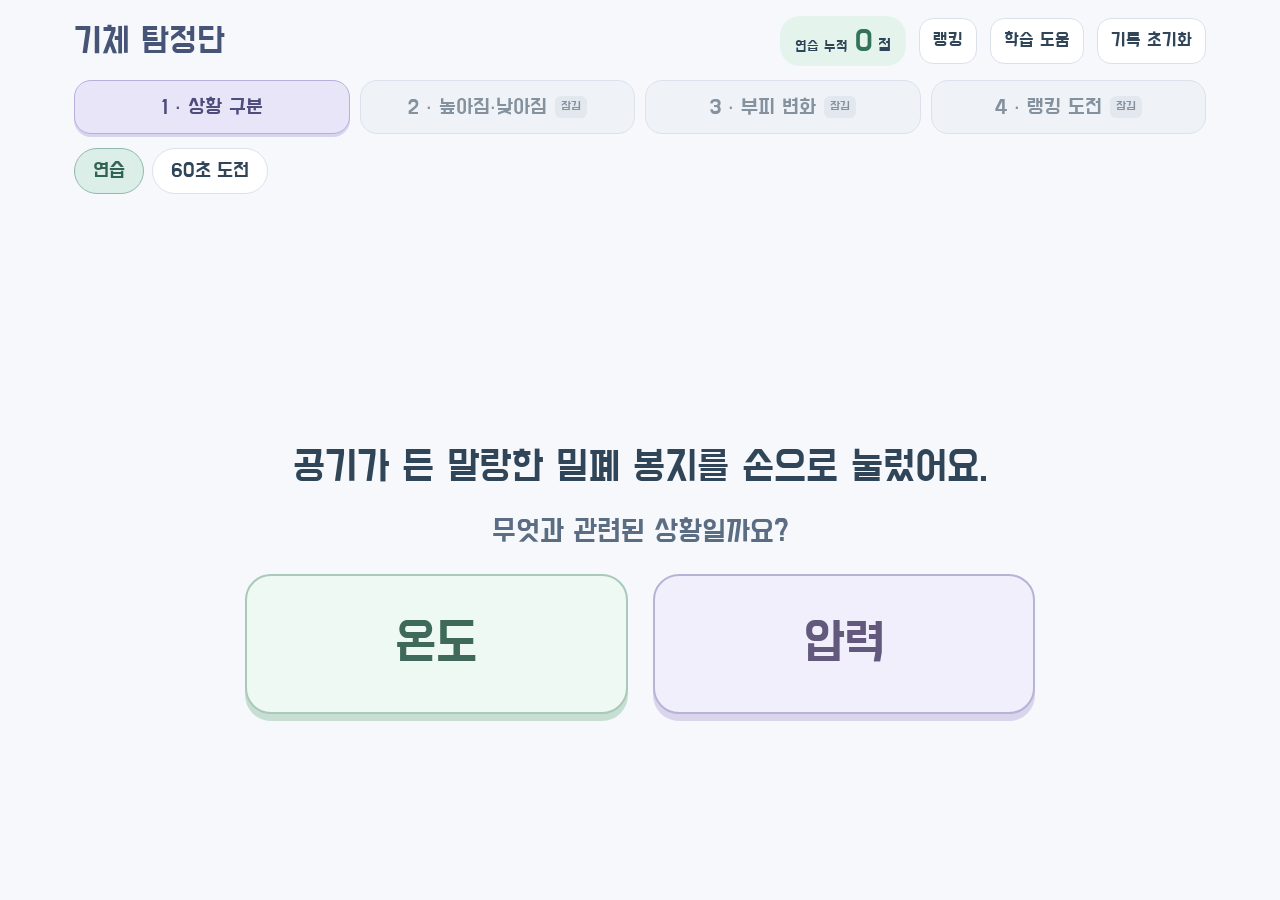
<file: index.html>
<!doctype html>
<html lang="ko"><head><meta charset="UTF-8"><meta name="viewport" content="width=device-width,initial-scale=1,viewport-fit=cover"><meta name="theme-color" content="#f6f8fb"><meta name="description" content="초등 4학년 온도·압력과 기체의 부피. 단어 카드로 연습하고 60초 도전에 성공해 다음 단계를 열어요."><title>기체 탐정단</title><link rel="icon" href="data:,"><link rel="stylesheet" href="./cards.css"><link rel="stylesheet" href="./cute.css?v=quiz-r7"><link rel="stylesheet" href="./responsive.css?v=quiz-r7"></head><body><main id="app"></main><div id="status" role="status" aria-live="polite" class="sr-only"></div><script type="module" src="./trainer.js?v=quiz-r7"></script></body></html>
</file>
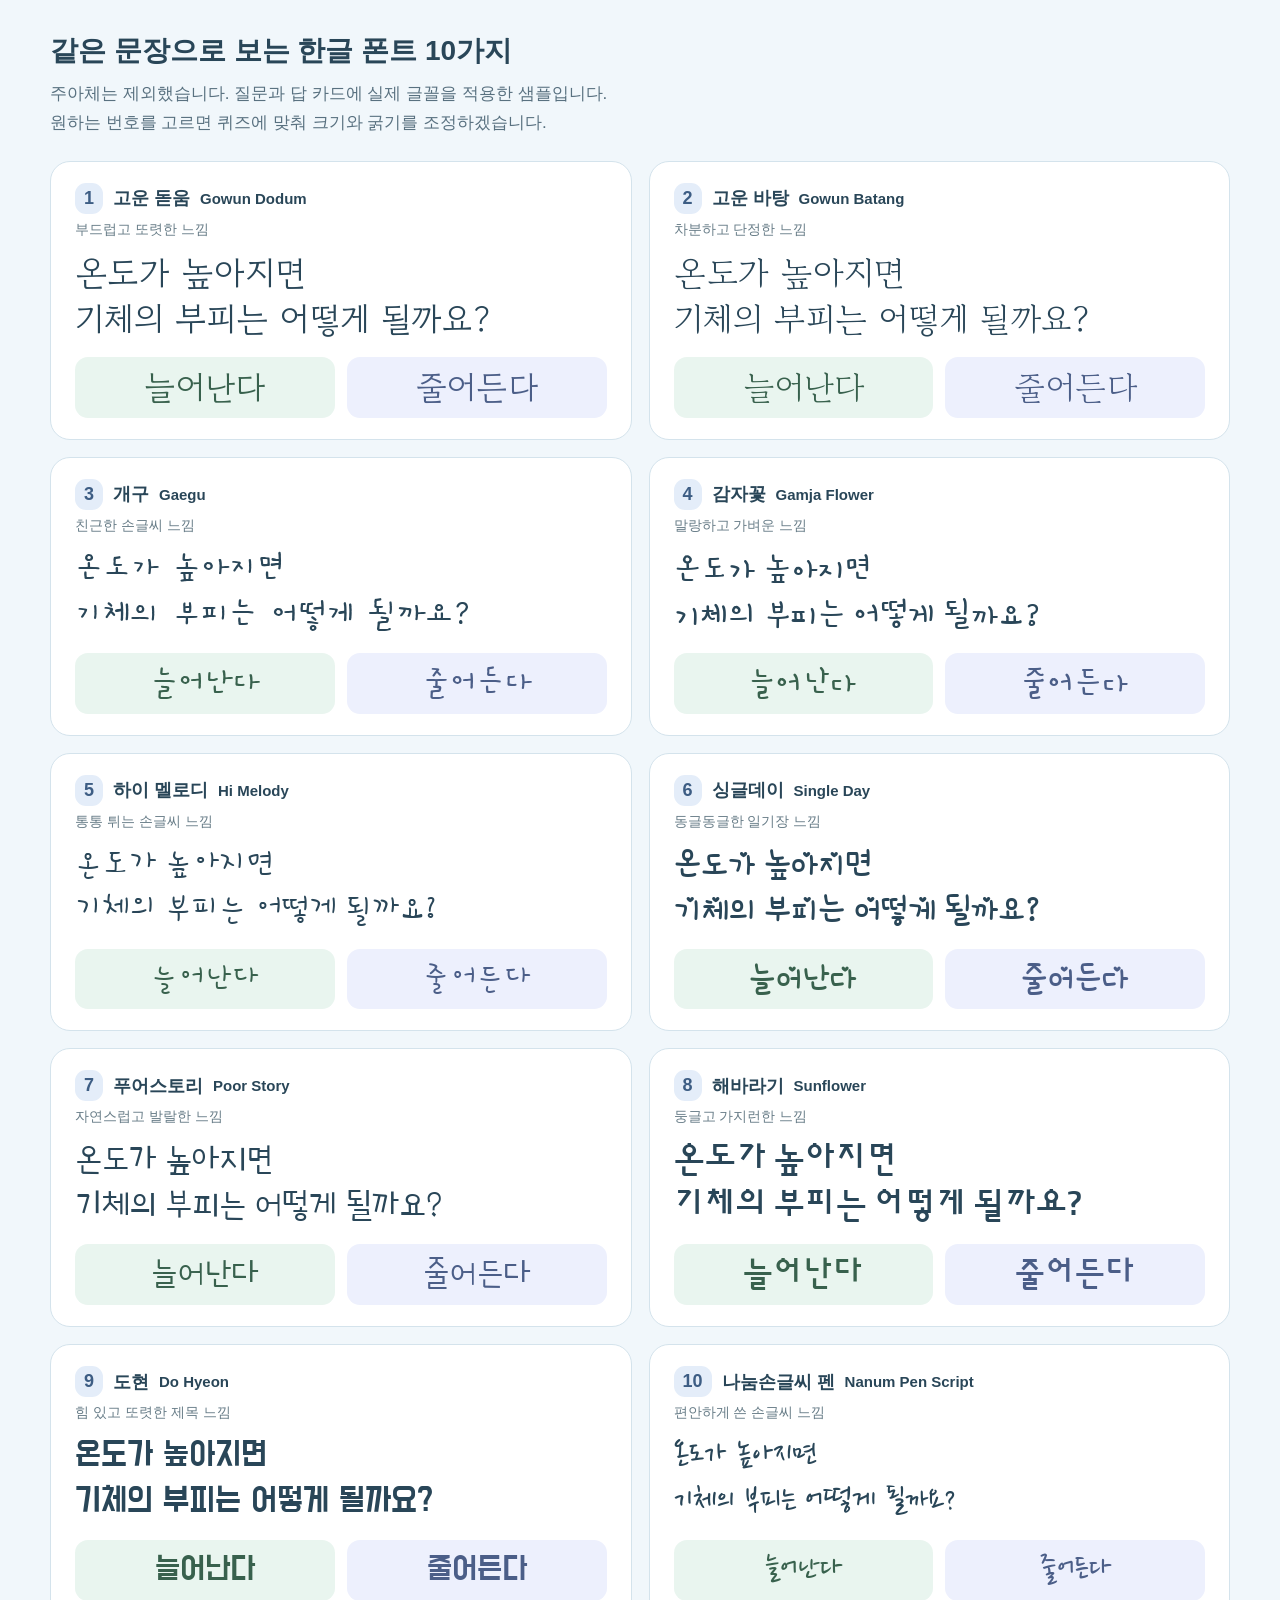
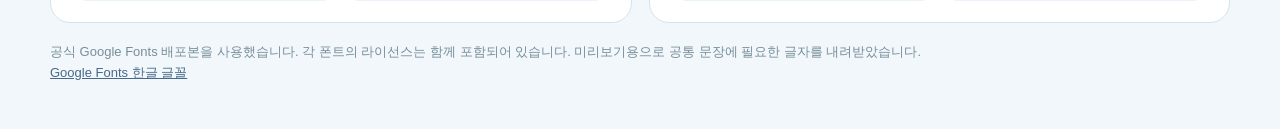
<file: font-samples/index.html>
<!doctype html><html lang="ko"><head><meta charset="utf-8"><meta name="viewport" content="width=device-width,initial-scale=1"><title>한글 폰트 10가지 비교</title><link rel="stylesheet" href="./fonts.css"><style>*{box-sizing:border-box}body{margin:0;background:#f1f7fb;color:#294658;font-family:"Malgun Gothic",sans-serif;padding:32px}.wrap{max-width:1180px;margin:auto}h1{margin:0 0 10px;font-size:28px}.intro{margin:0 0 23px;font-size:17px;line-height:1.7;color:#597180}.grid{display:grid;grid-template-columns:1fr 1fr;gap:17px}.sample{background:#fff;border:1px solid #d4e3ec;border-radius:20px;padding:21px 24px}.name{display:flex;align-items:center;gap:10px;font-size:18px;font-weight:800}.number{background:#e4edf9;color:#3d5d84;border-radius:11px;padding:5px 9px}.note{margin:7px 0 11px;font-size:14px;color:#687d88}.sentence{font-size:34px;line-height:1.35;margin:0 0 15px;min-height:92px}.buttons{display:flex;gap:12px}.buttons span{font-size:33px;line-height:1.3;text-align:center;flex:1;padding:9px 12px;border-radius:13px;background:#e9f5ef;color:#38614d}.buttons span+span{background:#edf0fd;color:#4b5e88}.credit{font-size:13px;color:#788e9a;margin-top:19px;line-height:1.6}a{color:#486987}@media(max-width:700px){body{padding:20px}.grid{grid-template-columns:1fr}.sentence{font-size:31px}}</style></head><body><div class="wrap"><h1>같은 문장으로 보는 한글 폰트 10가지</h1><p class="intro">주아체는 제외했습니다. 질문과 답 카드에 실제 글꼴을 적용한 샘플입니다.<br>원하는 번호를 고르면 퀴즈에 맞춰 크기와 굵기를 조정하겠습니다.</p><div class="grid"><section class="sample"><div class="name"><span class="number">1</span>고운 돋움 <small>Gowun Dodum</small></div><p class="note">부드럽고 또렷한 느낌</p><div style="font-family:&quot;Gowun Dodum&quot;,sans-serif"><p class="sentence">온도가 높아지면<br>기체의 부피는 어떻게 될까요?</p><div class="buttons"><span>늘어난다</span><span>줄어든다</span></div></div></section><section class="sample"><div class="name"><span class="number">2</span>고운 바탕 <small>Gowun Batang</small></div><p class="note">차분하고 단정한 느낌</p><div style="font-family:&quot;Gowun Batang&quot;,sans-serif"><p class="sentence">온도가 높아지면<br>기체의 부피는 어떻게 될까요?</p><div class="buttons"><span>늘어난다</span><span>줄어든다</span></div></div></section><section class="sample"><div class="name"><span class="number">3</span>개구 <small>Gaegu</small></div><p class="note">친근한 손글씨 느낌</p><div style="font-family:&quot;Gaegu&quot;,sans-serif"><p class="sentence">온도가 높아지면<br>기체의 부피는 어떻게 될까요?</p><div class="buttons"><span>늘어난다</span><span>줄어든다</span></div></div></section><section class="sample"><div class="name"><span class="number">4</span>감자꽃 <small>Gamja Flower</small></div><p class="note">말랑하고 가벼운 느낌</p><div style="font-family:&quot;Gamja Flower&quot;,sans-serif"><p class="sentence">온도가 높아지면<br>기체의 부피는 어떻게 될까요?</p><div class="buttons"><span>늘어난다</span><span>줄어든다</span></div></div></section><section class="sample"><div class="name"><span class="number">5</span>하이 멜로디 <small>Hi Melody</small></div><p class="note">통통 튀는 손글씨 느낌</p><div style="font-family:&quot;Hi Melody&quot;,sans-serif"><p class="sentence">온도가 높아지면<br>기체의 부피는 어떻게 될까요?</p><div class="buttons"><span>늘어난다</span><span>줄어든다</span></div></div></section><section class="sample"><div class="name"><span class="number">6</span>싱글데이 <small>Single Day</small></div><p class="note">동글동글한 일기장 느낌</p><div style="font-family:&quot;Single Day&quot;,sans-serif"><p class="sentence">온도가 높아지면<br>기체의 부피는 어떻게 될까요?</p><div class="buttons"><span>늘어난다</span><span>줄어든다</span></div></div></section><section class="sample"><div class="name"><span class="number">7</span>푸어스토리 <small>Poor Story</small></div><p class="note">자연스럽고 발랄한 느낌</p><div style="font-family:&quot;Poor Story&quot;,sans-serif"><p class="sentence">온도가 높아지면<br>기체의 부피는 어떻게 될까요?</p><div class="buttons"><span>늘어난다</span><span>줄어든다</span></div></div></section><section class="sample"><div class="name"><span class="number">8</span>해바라기 <small>Sunflower</small></div><p class="note">둥글고 가지런한 느낌</p><div style="font-family:&quot;Sunflower&quot;,sans-serif"><p class="sentence">온도가 높아지면<br>기체의 부피는 어떻게 될까요?</p><div class="buttons"><span>늘어난다</span><span>줄어든다</span></div></div></section><section class="sample"><div class="name"><span class="number">9</span>도현 <small>Do Hyeon</small></div><p class="note">힘 있고 또렷한 제목 느낌</p><div style="font-family:&quot;Do Hyeon&quot;,sans-serif"><p class="sentence">온도가 높아지면<br>기체의 부피는 어떻게 될까요?</p><div class="buttons"><span>늘어난다</span><span>줄어든다</span></div></div></section><section class="sample"><div class="name"><span class="number">10</span>나눔손글씨 펜 <small>Nanum Pen Script</small></div><p class="note">편안하게 쓴 손글씨 느낌</p><div style="font-family:&quot;Nanum Pen Script&quot;,sans-serif"><p class="sentence">온도가 높아지면<br>기체의 부피는 어떻게 될까요?</p><div class="buttons"><span>늘어난다</span><span>줄어든다</span></div></div></section></div><p class="credit">공식 Google Fonts 배포본을 사용했습니다. 각 폰트의 라이선스는 함께 포함되어 있습니다. 미리보기용으로 공통 문장에 필요한 글자를 내려받았습니다.<br><a href="https://fonts.google.com/?subset=korean">Google Fonts 한글 글꼴</a></p></div></body></html>
</file>
<file: cards.css>
:root{font-family:"Malgun Gothic","Apple SD Gothic Neo",system-ui,sans-serif;color:#243a48;background:#f5f8fb;font-synthesis:none}*{box-sizing:border-box}body{margin:0;overflow:hidden}button,input{font:inherit}button{cursor:pointer;color:inherit;touch-action:manipulation;-webkit-tap-highlight-color:transparent}button:disabled{cursor:default}button:focus-visible,input:focus-visible{outline:4px solid #507db6;outline-offset:4px}[hidden]{display:none!important}#app{height:100dvh;min-height:440px;width:min(1180px,100%);margin:auto;padding:25px 36px 18px;display:flex;flex-direction:column;gap:20px}.header{display:flex;align-items:center;gap:15px;flex:none}.title{font-size:23px;font-weight:900;letter-spacing:-.8px}.score{margin-left:auto;display:flex;align-items:baseline;gap:9px;font-weight:800}.score strong{font-size:36px;font-variant-numeric:tabular-nums;letter-spacing:-1.5px;color:#34665b}.score span{font-size:17px}.small-button{border:1px solid #cfdbe4;border-radius:11px;background:#fff;padding:9px 13px;font-size:16px;min-height:44px;font-weight:750}.modes{display:grid;grid-template-columns:repeat(4,1fr);gap:9px;flex:none}.mode{min-height:52px;padding:10px;border:1px solid #cbd8e2;border-radius:12px;background:#fff;font-size:19px;font-weight:850}.mode.active{background:#324f63;color:white;border-color:#324f63}.mode:disabled:not(.active){opacity:.65}.question-area{display:flex;flex:1;min-height:0;flex-direction:column;justify-content:center;align-items:center;gap:20px;text-align:center}.context{font-size:16px;font-weight:750;color:#69808d}.scenario{font-size:clamp(25px,2.65vw,34px);font-weight:850;line-height:1.5;letter-spacing:-.7px;max-width:1000px;word-break:keep-all}.prompt{font-size:25px;color:#476475;font-weight:750;line-height:1.4}.chain{display:flex;justify-content:center;align-items:center;flex-wrap:wrap;gap:9px;min-height:45px;font-size:22px;font-weight:850}.blank{min-width:105px;padding:7px 12px;border-bottom:2px solid #b4c6d4;color:#869eac}.blank.filled{color:#2f6d52;border-color:#89b6a0}.blank.current{color:#355b91;border-color:#638ec6}.answers{display:grid;grid-template-columns:1fr 1fr;gap:22px;width:min(740px,95%);margin-top:4px}.answer{min-height:132px;background:white;border:2px solid #b4c9d9;border-radius:18px;font-size:clamp(30px,3.4vw,43px);font-weight:950;padding:20px;box-shadow:0 5px 0 #d5e0e9;transition:background .12s,border-color .12s}.answer:not(:disabled):hover{background:#edf5fc;border-color:#668faf}.answer.correct{background:#e1f1e7;border-color:#64a17d;box-shadow:0 5px 0 #bfd9c9;color:#2b6649}.feedback{min-height:32px;font-size:22px;font-weight:850;color:#387154;line-height:1.4}.footer{display:flex;align-items:center;justify-content:space-between;gap:14px;flex:none;font-size:16px;color:#667e8b;line-height:1.5}.footer b{color:#426b62}.sr-only{position:fixed;left:0;top:0;width:1px;height:1px;overflow:hidden;clip-path:inset(50%)}.backdrop{position:fixed;inset:0;background:#243c5266;display:flex;align-items:center;justify-content:center;padding:20px;z-index:20}.dialog{background:#fff;max-width:730px;width:100%;max-height:calc(100dvh - 40px);overflow:auto;border-radius:23px;padding:29px 33px;box-shadow:0 15px 60px #18344933}.dialog h2{font-size:28px;margin:0 0 17px;letter-spacing:-.8px}.dialog p{font-size:20px;line-height:1.65;margin:0;color:#46616e;word-break:keep-all}.review-scenario{font-weight:800;color:#2e4e5e!important;margin-bottom:16px!important}.explanation{padding:17px 20px;border-radius:14px;background:#edf4e8;margin:16px 0}.explanation strong{display:block;color:#315e4d;font-size:24px;line-height:1.5;margin-top:9px}.review-prompt{font-size:24px!important;font-weight:850;margin-top:18px!important}.review-answers{display:grid;grid-template-columns:1fr 1fr;gap:15px;margin-top:17px}.review-answer{min-height:67px;background:white;border:2px solid #b4c9d4;border-radius:13px;font-size:29px;font-weight:900;padding:12px}.review-answer:hover{background:#f0f6eb}.review-answer.wrong{background:#fff0e4;border-color:#c99d7e}.review-note{font-size:16px!important;margin-top:14px!important;color:#6a7f88!important;min-height:27px}.dialog-actions{display:flex;justify-content:flex-end;gap:12px;margin-top:22px}.primary{border:0;border-radius:12px;background:#34566d;color:white;font-size:19px;font-weight:850;padding:12px 22px;min-height:50px}.primary:disabled{background:#b7c6d0;color:#edf2f5}.dialog input{width:100%;font-size:22px;padding:13px;border:2px solid #b5c6d2;border-radius:10px;margin-top:12px}.dialog label{font-size:18px;line-height:1.6;display:block;margin-top:18px;font-weight:800}.relations{display:grid;grid-template-columns:1fr 1fr;gap:10px;margin-top:17px}.relations p{background:#f0f5f8;border-radius:12px;padding:12px 15px;font-size:19px}.relations strong{color:#2c6750}.subtle{font-size:16px!important;margin-top:15px!important}.storage-warning{color:#98602f!important}@media(max-height:700px){#app{padding:18px 28px 13px;gap:15px}.question-area{gap:16px}.answer{min-height:112px;padding:16px}.scenario{font-size:28px}.prompt{font-size:23px}.chain{font-size:20px}.mode{min-height:48px;font-size:18px}.header .title{font-size:22px}.score strong{font-size:32px}.feedback{font-size:20px;min-height:28px}.footer{font-size:15px}}@media(max-height:570px) and (min-width:750px){#app{padding:12px 24px 10px;gap:10px}.small-button{min-height:39px;font-size:15px;padding:7px 11px}.mode{min-height:43px;font-size:17px;padding:8px}.question-area{gap:11px}.scenario{font-size:25px;line-height:1.4}.prompt{font-size:21px}.answer{min-height:88px;padding:12px;font-size:33px;border-radius:14px}.answers{gap:18px}.chain{font-size:18px;min-height:36px}.blank{padding:4px 10px}.context{font-size:14px}.footer{font-size:14px}.feedback{font-size:19px;min-height:27px}.dialog{padding:22px 29px}.dialog h2{font-size:25px;margin-bottom:12px}.dialog p{font-size:18px}.explanation{padding:12px 16px;margin:12px 0}.explanation strong{font-size:22px;margin-top:7px}.review-prompt{font-size:22px!important;margin-top:13px!important}.review-answer{min-height:54px;font-size:26px;padding:10px}.review-answers{margin-top:12px}.review-note{font-size:15px!important;margin-top:10px!important}}@media(max-width:650px){#app{padding:16px;gap:13px}.header{gap:9px;flex-wrap:wrap}.title{font-size:21px}.score strong{font-size:30px}.score span{font-size:15px}.small-button{font-size:14px;padding:8px 10px}.modes{gap:6px}.mode{font-size:16px;padding:9px 5px;min-height:47px}.question-area{gap:18px}.scenario{font-size:25px}.prompt{font-size:22px}.answers{width:100%;gap:13px}.answer{min-height:112px;font-size:31px;padding:15px}.chain{font-size:17px;gap:5px}.blank{min-width:76px;padding:6px}.footer{font-size:14px;align-items:flex-start;gap:12px}.footer span:first-child{max-width:58%}.dialog{padding:23px 20px}.dialog h2{font-size:25px}.dialog p{font-size:19px}.explanation{padding:14px}.explanation strong{font-size:22px}.review-answer{font-size:25px}.relations{grid-template-columns:1fr}.relations p{font-size:19px}}@media(prefers-reduced-motion:reduce){*{transition:none!important}}@media(max-height:439px){body{overflow:auto}#app{height:440px}}
</file>
<file: cute.css>
@font-face{font-family:QuizBody;src:url('./fonts/dohyeon.woff2?v=quiz-r7') format('woff2');font-weight:100 900;font-display:swap}
@font-face{font-family:QuizTitle;src:url('./fonts/dohyeon.woff2?v=quiz-r7') format('woff2');font-weight:400;font-display:swap}
:root{font-family:QuizBody,'Malgun Gothic',sans-serif;background:#f6f8fb;color:#304658;--mint:#e4f4ed;--purple:#eeebfb;--ink:#465477}
.concept-word{display:inline-block;padding:1px 10px 3px;border-radius:10px;font-size:1.13em;font-weight:500;line-height:1.25;vertical-align:baseline;white-space:nowrap}.concept-temperature{color:#964459;background:#fae5eb;box-shadow:inset 0 -3px 0 #eebdcd}.concept-pressure{color:#514384;background:#eae3fc;box-shadow:inset 0 -3px 0 #c7b9e9}.explanation .concept-word{display:inline-block;font-size:1em;padding:0 5px;margin:0}.timer.paused{background:#e2eee9;color:#4b7667}
#app{width:min(1180px,100%);gap:15px;padding:20px 30px 15px}
h1,p{margin:0}.header{gap:13px}.title{font-family:QuizTitle,QuizBody,sans-serif;font-weight:400;font-size:34px;letter-spacing:0;color:#465477}.score{background:#e4f4ed;border-radius:20px;padding:5px 15px;gap:7px}.score small{font-size:15px;font-weight:500}.score strong{font-size:32px;color:#33725d}.small-button{border-color:#dbe1eb;border-radius:14px;font-weight:500;background:#fff;font-size:17px}
.modes{gap:10px}.mode{border:1px solid #dce2ed;border-radius:17px;font-size:20px;font-weight:500;min-height:52px;display:flex;gap:8px;align-items:center;justify-content:center}.mode.active{background:#e8e5f8;color:#4f4d7c;border-color:#b7b0db;box-shadow:0 3px 0 #d8d3ef}.mode:disabled:not(.active){background:#eff2f6;opacity:1;color:#84919e}.mode small{font-size:13px;padding:3px 6px;background:#e3e8ef;border-radius:6px}
.activity-bar{display:flex;align-items:center;gap:8px;flex:none}.activity{min-height:44px;padding:8px 18px;background:#fff;border:1px solid #dbe2eb;border-radius:30px;font-size:18px;font-weight:500;white-space:nowrap}.activity.active{background:#dbefe8;border-color:#91b9aa;color:#336452}.activity:disabled{opacity:.75}.unlock-note{margin-left:auto;font-size:16px;color:#728292;word-break:keep-all;text-align:right}
.question-area{gap:15px}.context{font-weight:500;color:#77869b;background:#edf1f7;border-radius:30px;padding:6px 15px;line-height:1.3}.scenario{font-size:clamp(27px,2.8vw,35px);line-height:1.45;font-weight:500;letter-spacing:0;max-width:1000px}.prompt{font-size:26px;font-weight:500;color:#5b6d83}.answers{width:min(790px,95%);gap:25px;margin-top:6px}.answer{border:2px solid #a9c9bb;background:#eff9f4;box-shadow:0 7px 0 #c7dfd3;min-height:132px;border-radius:26px;font-family:QuizTitle,QuizBody,sans-serif;font-weight:400;font-size:46px;color:#3f695a}.answer:nth-child(2){border-color:#b7b3d6;background:#f2effc;box-shadow:0 7px 0 #dad4ed;color:#63597c}.answer:not(:disabled):hover{background:#e2f4e9;border-color:#82ad98}.answer:nth-child(2):not(:disabled):hover{background:#e8e2f8;border-color:#a59bc4}.answer:not(:disabled):active{transform:translateY(4px);box-shadow:0 3px 0 #c7dfd3}.answer.correct{background:#cdeedb!important;border-color:#69a17d!important;color:#305c43!important;box-shadow:0 7px 0 #adcdb9!important}.feedback{font-family:QuizTitle,QuizBody,sans-serif;font-weight:400;font-size:27px;color:#3e7d61}.footer{font-size:16px;line-height:1.45;color:#7a899b}.footer b{font-weight:500;color:#4e7c67}.chain{font-weight:500;font-size:22px}.blank{border:1px dashed #c6cedf;border-radius:12px;background:#fff}.blank.current{background:#eeebfb;border-color:#b0a6d0;color:#605180}.blank.filled{background:#e4f4ec;border-style:solid;border-color:#a5c7b6}
.timer{font-size:25px;min-width:100px;text-align:center;font-variant-numeric:tabular-nums;background:#eae6f7;color:#625282;padding:8px 12px;border-radius:15px}.timer.urgent{background:#fce4e5;color:#a3485c}.lobby{gap:16px}.lobby-title{font-family:QuizTitle,QuizBody,sans-serif;font-size:52px;font-weight:400;color:#5d527f}.lobby-info{max-width:720px;word-break:keep-all;font-size:25px;line-height:1.65;color:#51677c}.lobby-info strong{font-weight:500;color:#42846b}.personal-best{font-size:20px;color:#718394;background:#fff;padding:11px 25px;border:1px solid #e0e5ed;border-radius:18px}.personal-best strong{font-size:25px;color:#695680;margin-left:13px;font-weight:500}.nickname{display:flex;align-items:center;justify-content:center;gap:12px;font-size:19px;color:#758298}.nickname strong{font-weight:500;color:#51687a}.lobby-note{font-size:17px;line-height:1.45;color:#78869b;word-break:keep-all;max-width:740px}.primary{background:#66779d;border-radius:16px;font-weight:500;min-height:52px;font-size:21px}.start-button{background:#66779d;padding:16px 46px;font-family:QuizTitle,QuizBody,sans-serif;font-size:31px;box-shadow:0 5px 0 #c8cfde;min-height:68px}.primary:hover:not(:disabled){background:#56678d}
.backdrop{background:#303f5f66;backdrop-filter:blur(4px)}.dialog{border:2px solid #e4e5f0;border-radius:29px;padding:27px 32px;box-shadow:0 18px 65px #29365333}.dialog h2{font-family:QuizTitle,QuizBody,sans-serif;font-size:34px;font-weight:400;letter-spacing:0;color:#5c527d}.dialog p{font-size:21px;color:#536b7c}.review-scenario{font-weight:500}.explanation{background:#edf5f0;border-radius:18px}.explanation strong{font-weight:500;color:#46775d;font-size:26px}.review-prompt{font-weight:500}.review-answer{font-family:QuizTitle,QuizBody,sans-serif;font-weight:400;font-size:34px;border-radius:17px;background:#f6f4fc;border-color:#c0b8d8;color:#5b5276;min-height:70px}.review-note{font-size:17px!important}.dialog label{font-weight:500}.relations strong{font-weight:500}.result-score{text-align:center;font-family:QuizTitle,QuizBody,sans-serif;font-size:82px;color:#5a7b70;line-height:1.3}.result-score span{font-size:28px;margin-left:10px}.result-detail{text-align:center}.rank-tabs{display:flex;gap:10px}.rank-content{margin-top:18px;font-size:20px;line-height:1.6;min-height:100px}.rank-table{width:100%;border-collapse:collapse;text-align:left;font-size:20px}.rank-table th{font-weight:500;background:#f0edf8;color:#6a5c87}.rank-table td,.rank-table th{padding:10px 12px;border-bottom:1px solid #e6eaf1}.rank-table td:first-child{color:#9884a8}.rank-table td:last-child,.rank-table th:last-child{text-align:right}.rank-table strong{font-weight:500;color:#52866d}
@media(max-height:700px){#app{padding:14px 25px 12px;gap:12px}.header .title{font-size:31px}.mode{min-height:47px;font-size:19px}.question-area{gap:12px}.scenario{font-size:29px}.prompt{font-size:24px}.answer{min-height:111px;font-size:42px}.lobby{gap:12px}.lobby-title{font-size:43px}.lobby-info{font-size:23px}.start-button{min-height:59px;padding:12px 35px;font-size:28px}.personal-best{padding:8px 22px}.score strong{font-size:30px}.feedback{min-height:29px;font-size:25px}}
@media(max-height:570px) and (min-width:750px){#app{padding:10px 24px;gap:9px}.header .title{font-size:29px}.score{padding:3px 12px}.score strong{font-size:28px}.small-button{font-size:16px;min-height:40px}.mode{min-height:43px;font-size:18px;padding:6px}.activity{min-height:40px;font-size:17px;padding:6px 16px}.unlock-note{font-size:15px}.question-area{gap:9px}.context{font-size:15px;padding:4px 12px}.scenario{font-size:27px}.prompt{font-size:23px}.answer{min-height:88px;padding:11px;font-size:38px;border-radius:22px}.feedback{font-size:23px;min-height:27px}.chain{font-size:19px;min-height:35px}.footer{font-size:14px}.timer{font-size:22px;padding:5px 10px}.lobby{gap:10px}.lobby-title{font-size:38px}.lobby-info{font-size:22px;line-height:1.45;max-width:760px}.personal-best{font-size:18px;padding:6px 20px}.personal-best strong{font-size:23px}.lobby-note{font-size:16px}.nickname{font-size:18px}.start-button{font-size:26px;min-height:52px;padding:9px 30px}.dialog{padding:20px 27px}.dialog h2{font-size:30px}.dialog p{font-size:19px}.explanation strong{font-size:24px}.review-answer{min-height:59px;font-size:30px}.result-score{font-size:66px}}
@media(max-width:700px){#app{padding:14px;gap:12px}.header .title{font-size:29px}.score small{display:none}.modes{gap:6px}.mode{font-size:16px;flex-direction:column;gap:2px;padding:7px 3px}.mode small{font-size:11px;padding:1px 5px}.activity-bar{flex-wrap:wrap}.activity{font-size:17px;padding:7px 15px}.unlock-note{font-size:14px;width:100%;text-align:left;margin:0}.scenario{font-size:26px}.prompt{font-size:23px}.answer{font-size:37px;min-height:110px}.answers{gap:16px;width:100%}.chain{font-size:17px}.lobby-title{font-size:43px}.lobby-info{font-size:23px}.nickname{flex-wrap:wrap;gap:8px}.dialog h2{font-size:30px}.rank-table{font-size:18px}.dialog-actions{flex-wrap:wrap}.footer{font-size:14px}}
.feedback{min-height:46px;display:flex;align-items:center;justify-content:center;gap:12px;padding:6px 22px;border-radius:18px;font-size:29px;line-height:1.2;color:#32674e}.feedback.has-feedback{background:#def1e7;box-shadow:0 3px 0 #c3dece}.feedback-label{font-family:QuizBody,sans-serif;font-size:16px;color:#5c7f6c;white-space:nowrap}@media(max-height:570px) and (min-width:750px){.feedback{min-height:43px;font-size:27px;padding:5px 19px}}
</file>
<file: responsive.css>
/* Larger type, safe viewport sizing, and touch controls. */
html{-webkit-text-size-adjust:100%;text-size-adjust:100%}
body{overflow:hidden}
#app{height:100dvh;min-height:0;padding: max(16px,env(safe-area-inset-top)) max(24px,env(safe-area-inset-right)) max(16px,env(safe-area-inset-bottom)) max(24px,env(safe-area-inset-left));gap:14px}
#menu,.mode-compact{display:none}
.header .title{font-size:36px;white-space:nowrap}
.small-button{font-size:19px;min-height:46px}
.mode{font-size:22px;min-height:54px}
.activity{font-size:21px;min-height:46px}
.scenario{font-size:clamp(34px,3.45vw,42px);line-height:1.4;max-width:100%}
.prompt{font-size:31px;line-height:1.35}
.answer{font-size:54px;min-height:140px;padding:18px}
.question-area:not(.lobby)>.context{display:none}
.chain{font-size:25px;min-height:46px;gap:7px}
.blank{padding:6px 12px;min-width:90px}
.feedback{font-size:32px;min-height:48px}
.feedback-label{font-size:18px}
.lobby-title{font-size:56px}.lobby-info{font-size:28px;line-height:1.5}
.personal-best,.nickname{font-size:23px}.personal-best strong{font-size:29px}
.start-button{font-size:34px;min-height:68px}
.dialog h2{font-size:36px}.dialog p{font-size:24px;line-height:1.5}
.explanation strong{font-size:28px}.review-prompt{font-size:27px!important}
.review-answer{font-size:36px;min-height:70px}.review-note{font-size:19px!important}
.dialog-actions{flex-wrap:wrap}.dialog label{font-size:21px}
.rank-table{font-size:22px}.rank-tabs{flex-wrap:wrap}.menu-actions{display:grid;gap:13px}
.menu-actions button{min-height:54px;font-size:23px}
.lobby-actions{display:flex;align-items:center;justify-content:center;gap:12px;flex-wrap:wrap;grid-column:1/-1;grid-row:4}.saved-progress{display:block;font-size:19px;color:#6f8292;margin-top:6px}
.dialog-review{display:flex;flex-direction:column;overflow:hidden}.dialog-review>h2,.dialog-review>.review-prompt,.dialog-review>.review-answers,.dialog-review>.review-note{flex:none}.review-reading{min-height:0;overflow:auto;overscroll-behavior:contain}

/* Use the width of a short landscape screen instead of shrinking its text. */
@media(min-width:701px) and (max-height:720px){
  #app{padding:12px 22px;gap:11px}
  .header .title{font-size:32px}.mode{font-size:20px;min-height:48px}
  .question-area:not(.lobby){display:grid;grid-template-columns:minmax(0,1.35fr) minmax(280px,1fr);grid-template-rows:auto auto auto auto;align-content:center;align-items:center;justify-items:center;column-gap:26px;row-gap:14px}
  .question-area:not(.lobby)>.feedback{grid-column:1/-1;grid-row:1}
  .question-area:not(.lobby)>.scenario{grid-column:1;grid-row:2;font-size:34px;line-height:1.35}
  .question-area:not(.lobby)>.chain{grid-column:1;grid-row:3;font-size:22px;gap:5px}
  .question-area:not(.lobby)>.prompt{grid-column:1;grid-row:4;font-size:29px}
  .question-area:not(.lobby)>.answers{grid-column:2;grid-row:2/5;grid-template-columns:1fr;gap:18px;width:100%;margin:0}
  .answer{font-size:48px;min-height:108px;padding:15px}
  .blank{min-width:0;padding:6px 9px}.feedback{min-height:45px;font-size:31px}
  .lobby{gap:14px}.lobby-title{font-size:48px}.lobby-info{font-size:26px}
  .start-button{font-size:32px;min-height:60px;padding:12px 35px}
}

/* Phone: one header row and compact step names keep the reading area large. */
@media(max-width:700px){
  #app{padding: max(10px,env(safe-area-inset-top)) max(12px,env(safe-area-inset-right)) max(10px,env(safe-area-inset-bottom)) max(12px,env(safe-area-inset-left));gap:10px}
  .header{display:flex;flex-wrap:nowrap;gap:9px}.header .title{font-size:29px}
  .score{margin-left:auto;padding:5px 10px;gap:4px}.score small{display:none}.score strong{font-size:29px}.score span{font-size:16px}
  #menu{display:block;min-width:61px}#ranking,#help,#reset{display:none}
  .small-button{min-height:44px;font-size:18px;padding:8px 11px}
  .modes{gap:6px}.mode{min-height:46px;font-size:18px;padding:7px 3px;flex-direction:row;gap:0}
  .mode-full,.mode small{display:none}.mode-compact{display:block;white-space:nowrap}
  .activity-bar{flex-wrap:nowrap;gap:8px}.activity{font-size:20px;min-height:44px;padding:7px 15px}
  .question-area{gap:12px;justify-content:center}
  .scenario{font-size:clamp(27px,7.6vw,33px);line-height:1.4}
  .prompt{font-size:27px;line-height:1.35}
  .answers{width:100%;gap:13px;margin:0}.answer{font-size:clamp(32px,9.5vw,42px);min-height:112px;padding:14px 7px;border-radius:22px}
  .feedback{min-height:44px;font-size:29px;padding:5px 16px;gap:8px}.feedback-label{font-size:16px}
  .chain{font-size:19px;min-height:42px;gap:4px;flex-wrap:nowrap}.blank{min-width:0;padding:6px}
  .timer{min-width:80px;font-size:25px;padding:6px 10px}
  .header:has(#clock) .title{display:none}.header:has(#clock) .score{margin-left:0;margin-right:auto}.header:has(#clock){justify-content:space-between}
  .header:has(#pause-marathon) .title{display:none}.header:has(#pause-marathon) .score{margin-left:0;margin-right:auto}.header:has(#pause-marathon){justify-content:space-between}#pause-marathon{font-size:20px}
  .lobby{gap:16px}.lobby-title{font-size:46px}.lobby-info{font-size:26px;line-height:1.45}.personal-best{font-size:21px;padding:9px 18px}.personal-best strong{font-size:26px}
  .lobby-actions{flex-wrap:nowrap;max-width:100%;gap:10px}.lobby-actions .start-button{font-size:clamp(26px,7.5vw,31px);padding-left:20px;padding-right:20px}.lobby-actions>.small-button{white-space:nowrap;flex-shrink:0}
  .nickname{font-size:21px;gap:9px;flex-wrap:wrap}.start-button{font-size:31px;padding:13px 27px;min-height:62px}
  .backdrop{padding:12px}.dialog{padding:23px 20px;max-height:calc(100dvh - 24px);border-radius:23px}
  .dialog h2{font-size:30px}.dialog p{font-size:22px;line-height:1.5}.explanation{padding:13px;margin:13px 0}.explanation strong{font-size:25px;line-height:1.4}
  .review-prompt{font-size:25px!important;margin-top:13px!important}.review-answers{gap:10px;margin-top:14px}.review-answer{font-size:31px;min-height:64px;padding:11px 5px}
  .review-note{font-size:18px!important;line-height:1.4}.dialog-actions{gap:10px}.primary{font-size:22px;min-height:50px}.dialog input{font-size:23px}.dialog label{font-size:21px}.relations{grid-template-columns:1fr}
  .rank-table{font-size:20px}.rank-table td,.rank-table th{padding:10px 6px}.rank-table td:nth-child(2){overflow-wrap:anywhere}.rank-tabs .activity{font-size:20px;padding:8px 13px}
}
@media(max-width:370px){
  .header{gap:7px}.header .title{font-size:27px}.score{padding:5px 8px}.score strong{font-size:26px}#menu{min-width:54px;padding:8px}
  .mode{font-size:17px}.activity{font-size:19px;padding:7px 13px}.scenario{font-size:27px}.prompt{font-size:25px}.question-area{gap:10px}.answer{min-height:102px}
  .lobby-title{font-size:42px}.lobby-info{font-size:24px}.personal-best,.nickname{font-size:20px}
}
@media(max-width:700px) and (max-height:640px){
  #app{gap:7px;padding-top:8px;padding-bottom:8px}.header .title{font-size:27px}
  .question-area{gap:7px}.scenario{font-size:27px;line-height:1.3}.prompt{font-size:25px;line-height:1.25}.answer{min-height:88px;padding:10px 6px}
  .feedback{min-height:39px;font-size:26px;padding:4px 12px}.chain{min-height:38px;font-size:18px}.blank{padding:4px 5px}
  .lobby{gap:12px}.lobby-title{font-size:40px}.lobby-info{font-size:24px;line-height:1.4}.start-button{min-height:56px;padding:10px 24px}.personal-best{padding:7px 15px}
}

/* Small landscape phones: share a row for steps and activities. */
@media(min-width:480px) and (max-height:480px){
  #app{display:grid;grid-template-columns:minmax(0,1fr) auto;grid-template-rows:auto auto minmax(0,1fr);padding:8px 14px;gap:8px 18px}
  .header{grid-column:1/-1;gap:10px}.header .title{font-size:29px}
  #menu{display:block}#ranking,#help,#reset{display:none}
  .modes{grid-column:1;grid-row:2;gap:6px}.activity-bar{grid-column:2;grid-row:2;gap:7px}
  .mode{min-height:44px;font-size:18px;padding:5px}.mode-full,.mode small{display:none}.mode-compact{display:block;white-space:nowrap}
  .activity{font-size:18px;min-height:44px;padding:7px 13px}.small-button{min-height:44px}
  .question-area{grid-column:1/-1;grid-row:3}
  .question-area:not(.lobby){display:grid;grid-template-columns:minmax(0,1.4fr) minmax(210px,1fr);grid-template-rows:auto auto auto auto;align-content:center;align-items:center;justify-items:center;column-gap:22px;row-gap:8px}
  .question-area:not(.lobby)>.feedback{grid-column:1/-1;grid-row:1}.question-area:not(.lobby)>.scenario{grid-column:1;grid-row:2}.question-area:not(.lobby)>.chain{grid-column:1;grid-row:3}.question-area:not(.lobby)>.prompt{grid-column:1;grid-row:4}.question-area:not(.lobby)>.answers{grid-column:2;grid-row:2/5;grid-template-columns:1fr;width:100%;margin:0}
  .question-area:not(.lobby)>.scenario{font-size:28px;line-height:1.25}.question-area:not(.lobby)>.prompt{font-size:25px;line-height:1.2}.question-area:not(.lobby)>.chain{font-size:19px;min-height:35px}
  .answer{font-size:42px;min-height:78px;padding:9px}.question-area:not(.lobby)>.answers{gap:13px}
  .feedback{font-size:27px;min-height:37px;padding:4px 16px}.feedback-label{font-size:16px}
  .lobby{gap:9px}.lobby-title{font-size:36px}.lobby-info{font-size:23px;line-height:1.35;max-width:780px}.personal-best{font-size:20px;padding:5px 17px}.personal-best strong{font-size:24px}.nickname{font-size:19px}.start-button{font-size:28px;min-height:50px;padding:9px 28px}
  .dialog{max-height:calc(100dvh - 20px);padding:19px 25px}.dialog h2{font-size:30px}.dialog p{font-size:22px}.explanation strong{font-size:25px}.review-answer{font-size:32px;min-height:60px}
  .dialog-review{display:grid;grid-template-columns:minmax(0,1.2fr) minmax(0,1fr);grid-template-rows:auto auto auto auto;gap:10px 20px}.dialog-review>h2{grid-column:1/-1;grid-row:1;margin:0}.dialog-review>.review-reading{grid-column:1;grid-row:2/5;align-self:stretch}.dialog-review>.review-prompt{grid-column:2;grid-row:2;margin:0!important}.dialog-review>.review-answers{grid-column:2;grid-row:3;margin:0;gap:10px}.dialog-review>.review-note{grid-column:2;grid-row:4;margin:0!important}.dialog-review .review-answer{font-size:29px;padding:10px 4px}
}
@media(min-width:480px) and (max-width:700px) and (max-height:480px){
  #app{gap:6px 15px;padding-top:6px;padding-bottom:6px}.modes{min-width:0;grid-template-columns:repeat(4,minmax(0,1fr))}.mode{font-size:17px;padding:4px}.activity{font-size:17px;padding:7px 10px}.question-area:not(.lobby){row-gap:6px;column-gap:17px}.question-area:not(.lobby)>.scenario{font-size:27px;line-height:1.2}.question-area:not(.lobby)>.chain{font-size:18px;min-height:32px}.feedback{min-height:34px;font-size:25px}.answer{font-size:38px;min-height:73px}.blank{padding:4px}
}
@media(min-width:701px) and (max-height:720px),(min-width:480px) and (max-height:480px){
  .question-area.lobby{display:grid;grid-template-columns:minmax(0,1.25fr) minmax(0,1fr);grid-template-rows:auto auto auto auto;align-content:center;align-items:center;justify-items:center;gap:10px 24px}
  .lobby>.context{grid-column:1/-1;grid-row:1}.lobby-title{grid-column:1;grid-row:2}.lobby-info{grid-column:1;grid-row:3}.personal-best{grid-column:2;grid-row:2}.nickname{grid-column:2;grid-row:3;flex-wrap:wrap;justify-content:center}.start-button{grid-column:1/-1;grid-row:4}#show-result{grid-column:1/-1;grid-row:5}
}
@media(max-width:700px) and (min-height:481px){.lobby>.context{display:none}.lobby{gap:11px}.nickname-label{display:none}.nickname{flex-wrap:nowrap;max-width:100%;font-size:21px}.nickname strong{font-size:21px}.nickname .small-button{flex-shrink:0}.lobby-info{max-width:100%}}
@media(max-width:700px) and (max-height:640px) and (min-height:481px){.lobby{gap:8px}.lobby-info{font-size:24px}}
@media(min-width:480px) and (max-height:480px){.lobby>.context{display:none}.question-area.lobby{grid-template-columns:minmax(0,1.4fr) minmax(0,1fr);grid-template-rows:auto auto auto;gap:8px 18px}.lobby-title,.personal-best{grid-row:1}.lobby-info,.nickname{grid-row:2}.start-button{grid-row:3}.nickname-label{display:none}.nickname{gap:6px}.nickname strong{font-size:20px}#show-result{grid-row:4}}
@media(min-width:480px) and (max-height:480px){.lobby-actions{grid-row:3}}
#app{padding-left:max(var(--screen-side,24px),env(safe-area-inset-left));padding-right:max(var(--screen-side,24px),env(safe-area-inset-right));padding-top:max(var(--screen-top,16px),env(safe-area-inset-top));padding-bottom:max(var(--screen-bottom,16px),env(safe-area-inset-bottom))}
@media(min-width:701px) and (max-height:720px){#app{--screen-side:22px;--screen-top:12px;--screen-bottom:12px}}
@media(max-width:700px){#app{--screen-side:12px;--screen-top:10px;--screen-bottom:10px}}
@media(max-width:700px) and (max-height:640px){#app{--screen-top:8px;--screen-bottom:8px}}
@media(min-width:480px) and (max-height:480px){#app{--screen-side:14px;--screen-top:8px;--screen-bottom:8px}}
@media(min-width:480px) and (max-width:700px) and (max-height:480px){#app{--screen-top:6px;--screen-bottom:6px}}
@media(max-height:359px){body{overflow:auto}#app{height:auto;min-height:100dvh}.question-area{min-height:260px}}

/* A stable feedback slot: identical message and coordinates across question changes. */
.question-area:not(.lobby){position:relative;padding-top:60px}
.question-area:not(.lobby)>.feedback{position:absolute;top:3px;left:50%;transform:translateX(-50%);width:max-content;max-width:calc(100% - 8px);margin:0;grid-column:auto;grid-row:auto;z-index:1}
@media(min-width:701px) and (max-height:720px),(min-width:480px) and (max-height:480px){
  .question-area:not(.lobby){grid-template-rows:auto auto auto}.question-area:not(.lobby)>.scenario{grid-row:1}.question-area:not(.lobby)>.chain{grid-row:2}.question-area:not(.lobby)>.prompt{grid-row:3}.question-area:not(.lobby)>.answers{grid-row:1/4}
}
@media(max-width:700px){.question-area:not(.lobby){padding-top:56px}}
@media(max-width:700px) and (max-height:640px){.question-area:not(.lobby){padding-top:48px}}
@media(min-width:480px) and (max-height:480px){.question-area:not(.lobby){padding-top:44px}}
</file>
<file: font-samples/fonts.css>
@font-face {
  font-family: 'Do Hyeon';
  font-style: normal;
  font-weight: 400;
  font-display: swap;
  src: url(./dohyeon.woff2) format('truetype');
}
@font-face {
  font-family: 'Gaegu';
  font-style: normal;
  font-weight: 400;
  font-display: swap;
  src: url(./gaegu.woff2) format('truetype');
}
@font-face {
  font-family: 'Gamja Flower';
  font-style: normal;
  font-weight: 400;
  font-display: swap;
  src: url(./gamjaflower.woff2) format('truetype');
}
@font-face {
  font-family: 'Gowun Batang';
  font-style: normal;
  font-weight: 400;
  font-display: swap;
  src: url(./gowunbatang.woff2) format('truetype');
}
@font-face {
  font-family: 'Gowun Dodum';
  font-style: normal;
  font-weight: 400;
  font-display: swap;
  src: url(./gowundodum.woff2) format('truetype');
}
@font-face {
  font-family: 'Hi Melody';
  font-style: normal;
  font-weight: 400;
  font-display: swap;
  src: url(./himelody.woff2) format('truetype');
}
@font-face {
  font-family: 'Nanum Pen Script';
  font-style: normal;
  font-weight: 400;
  font-display: swap;
  src: url(./nanumpenscript.woff2) format('truetype');
}
@font-face {
  font-family: 'Poor Story';
  font-style: normal;
  font-weight: 400;
  font-display: swap;
  src: url(./poorstory.woff2) format('truetype');
}
@font-face {
  font-family: 'Single Day';
  font-style: normal;
  font-weight: 400;
  font-display: swap;
  src: url(./singleday.woff2) format('truetype');
}
@font-face {
  font-family: 'Sunflower';
  font-style: normal;
  font-weight: 500;
  font-display: swap;
  src: url(./sunflower.woff2) format('truetype');
}
</file>
